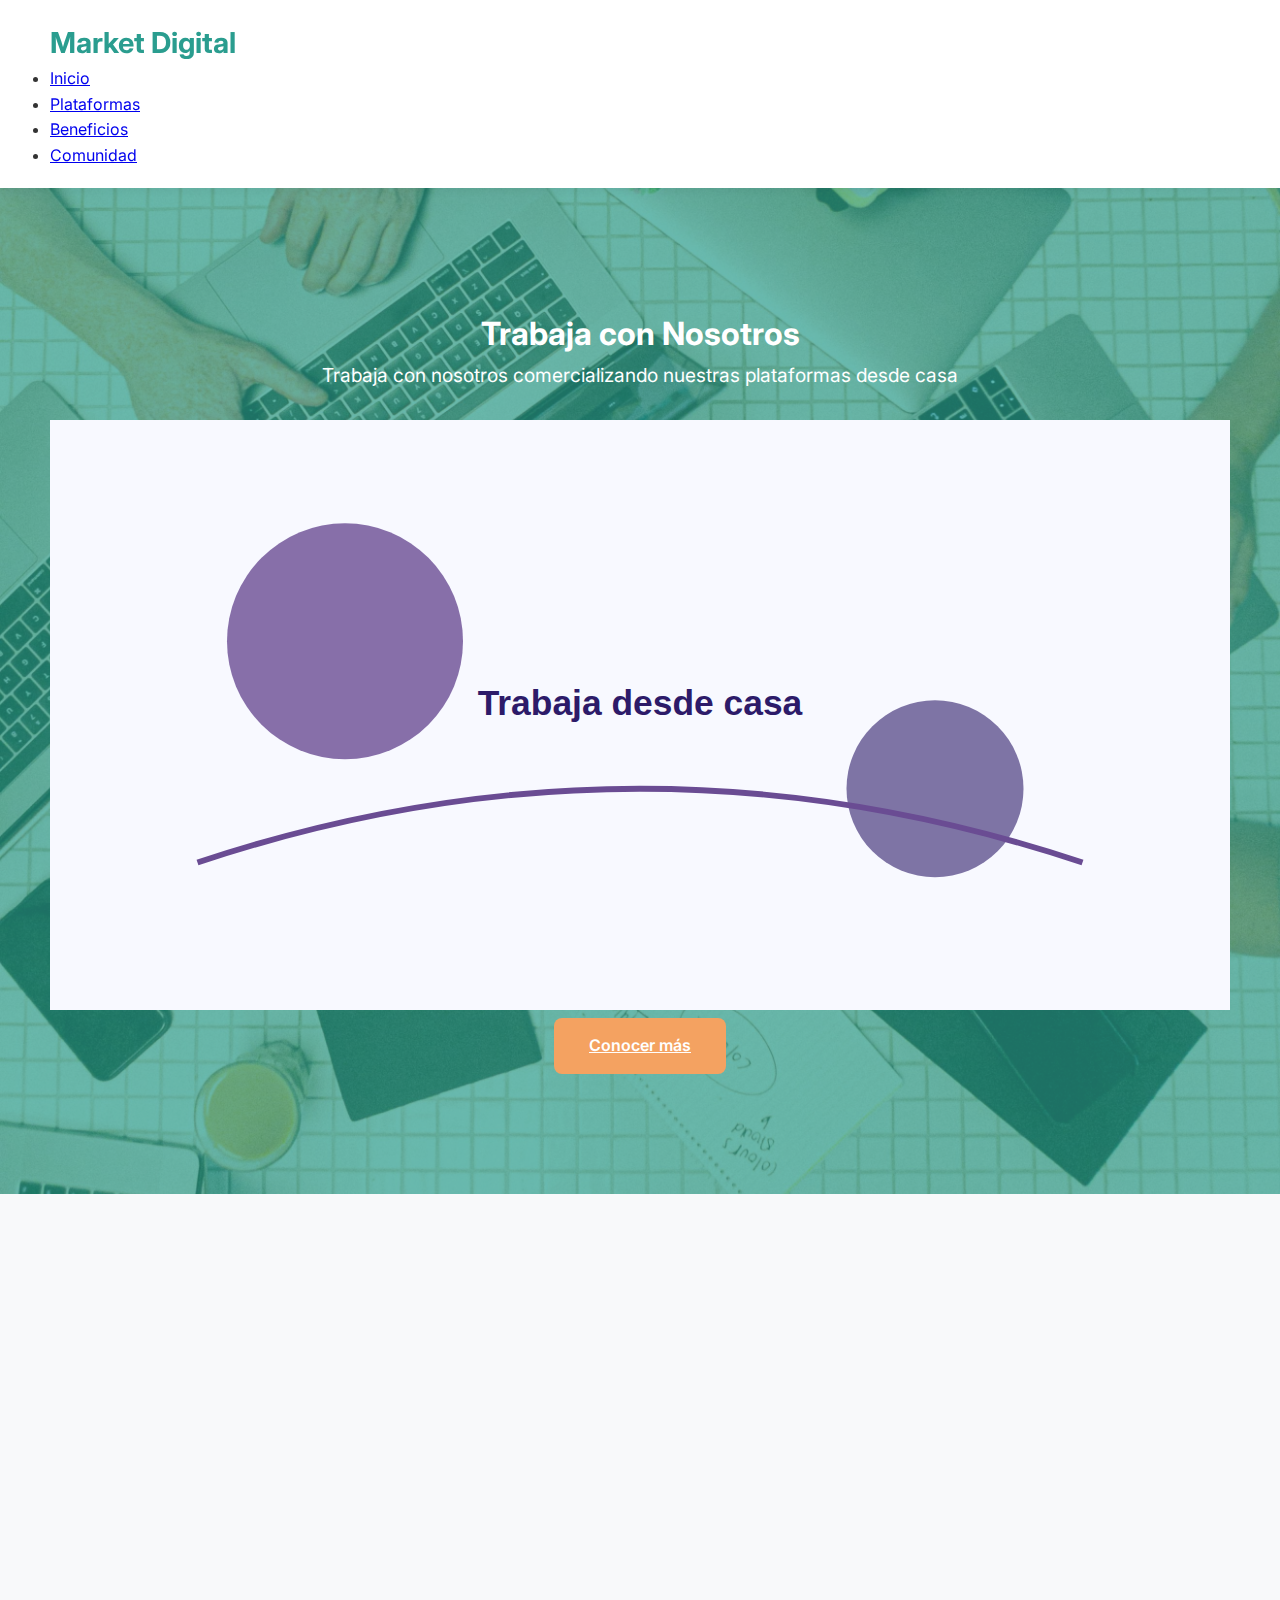
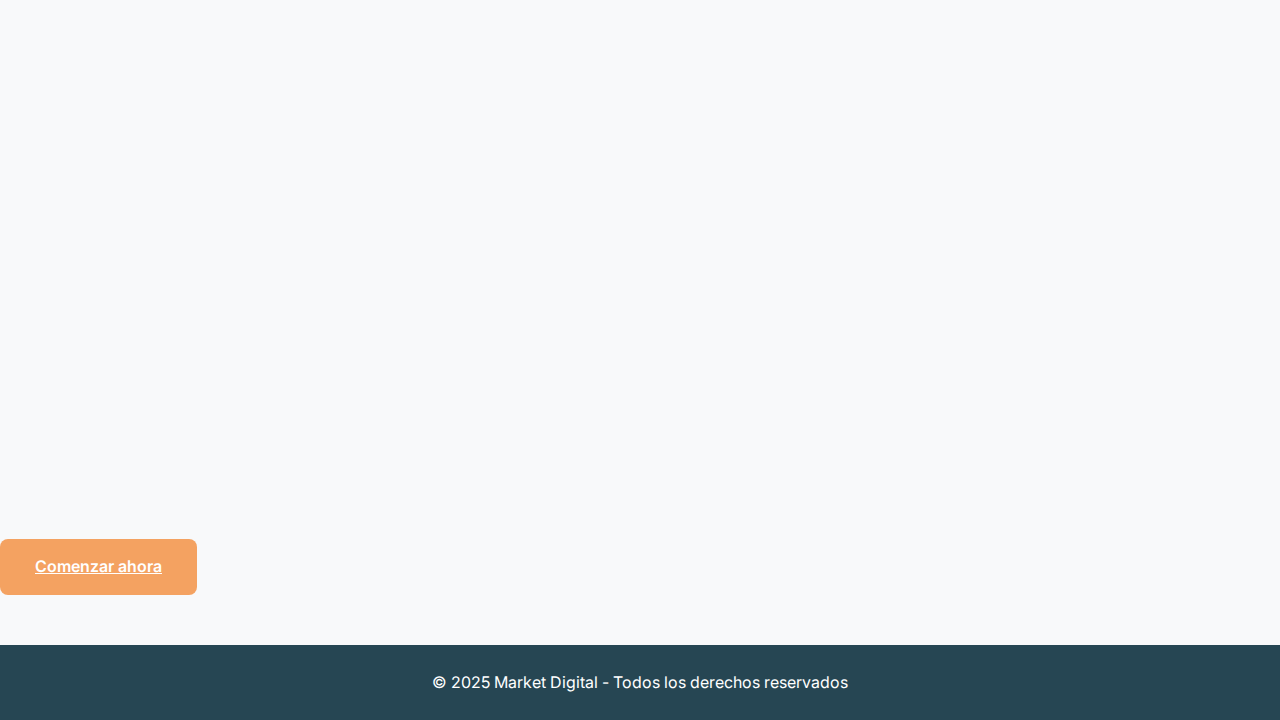
<file: index.html>
<!DOCTYPE html>
<html lang="es">
<head>
  <meta charset="UTF-8" />
  <meta name="viewport" content="width=device-width, initial-scale=1.0" />
  <title>Market Digital - Trabaja con Nosotros</title>
  <link href="https://fonts.googleapis.com/css2?family=Inter:wght@300;400;500;600;700&display=swap" rel="stylesheet" />
  <link rel="stylesheet" href="style.css" />
</head>
<body>
  <!-- HEADER -->
  <header class="header">
    <div class="logo">Market Digital</div>
    <nav>
      <ul>
        <li><a href="#inicio">Inicio</a></li>
        <li><a href="#plataformas">Plataformas</a></li>
        <li><a href="#beneficios">Beneficios</a></li>
        <li><a href="#comunidad">Comunidad</a></li>
      </ul>
    </nav>
  </header>

  <!-- HERO SECTION -->
  <section id="inicio" class="hero">
    <div class="hero-content">
      <h1>Trabaja con Nosotros</h1>
      <p class="subtitle">Trabaja con nosotros comercializando nuestras plataformas desde casa</p>
      <img src="data:image/svg+xml,%3Csvg xmlns='http://www.w3.org/2000/svg' viewBox='0 0 800 400'%3E%3Crect width='800' height='400' fill='%23f8f9ff'/%3E%3Ccircle cx='200' cy='150' r='80' fill='%236a4c93' opacity='0.8'/%3E%3Ccircle cx='600' cy='250' r='60' fill='%232d1b69' opacity='0.6'/%3E%3Cpath d='M100 300 Q400 200 700 300' stroke='%236a4c93' stroke-width='4' fill='none'/%3E%3Ctext x='400' y='200' text-anchor='middle' fill='%232d1b69' font-family='Arial' font-size='24' font-weight='bold'%3ETrabaja desde casa%3C/text%3E%3C/svg%3E" alt="Trabaja con nosotros" class="hero-image" />
      <a href="#plataformas" class="btn">Conocer más</a>
    </div>
  </section>

  <!-- SECCIÓN TRABAJA CON NOSOTROS -->
  <section class="work-section">
    <h2 class="fade-in">¿Por qué trabajar con nosotros?</h2>
    <p class="work-description fade-in">
      Únete a nuestro equipo y comercializa plataformas digitales de alta calidad con videos y material PDF. 
      Estrategias prácticas y aplicables desde el primer día.
    </p>
    
    <div class="features-grid">
      <div class="feature-card fade-in">
        <div class="feature-icon">🏠</div>
        <h3>Trabajo desde casa</h3>
        <p>Flexibilidad total para trabajar desde cualquier lugar, manejando tus propios horarios y ritmo de trabajo.</p>
      </div>
      
      <div class="feature-card fade-in">
        <div class="feature-icon">💰</div>
        <h3>Ingresos desde el día 1</h3>
        <p>Derecho exclusivo a revender y generar ingresos inmediatos con nuestras plataformas digitales de calidad.</p>
      </div>
      
      <div class="feature-card fade-in">
        <div class="feature-icon">🎯</div>
        <h3>Material de calidad</h3>
        <p>Acceso a contenido exclusivo, actualizado y orientado a resultados reales en marketing digital.</p>
      </div>
    </div>
  </section>

  <!-- PLATAFORMAS -->
 <section id="plataformas" class="platforms">
  <h2 class="fade-in">Nuestras Plataformas</h2>
  <div class="platforms-grid">
    <div class="platform-card fade-in">
      <div class="platform-image">📚</div>
      <h3>Plataforma Digital Avanzada</h3>
      <p>Estrategias completas de marketing digital con videos HD, material PDF descargable y casos de estudio reales.</p>
      <div class="price">$25.000 ARS</div>
      <a href="login.html" class="btn">Obtener acceso</a>
    </div>
           
    <div class="platform-card fade-in">
      <div class="platform-image">🚀</div>
      <h3>Plataforma Starter</h3>
      <p>Introducción completa al marketing digital con fundamentos sólidos y estrategias probadas para principiantes.</p>
      <div class="price">$18.000 ARS</div>
      <a href="login.html" class="btn">Obtener acceso</a>
    </div>
  </div>
</section>
  <!-- COMUNIDAD Y BENEFICIOS -->
  <section id="comunidad" class="community">
    <h2 class="fade-in">Acompañamiento Real</h2>
    <p class="fade-in">
      💬 Al acceder a nuestras plataformas, formas parte de una <strong>comunidad activa en Telegram</strong>. 
      Compartimos ideas, resolvemos dudas y nos apoyamos para avanzar juntos. No estás solo: el crecimiento es en equipo.
    </p>
    
    <div class="benefits-list">
      <div class="benefit-item fade-in">
        ✅ Libertad para trabajar desde casa y manejar tus propios horarios
      </div>
      <div class="benefit-item fade-in">
        ✅ Derecho exclusivo a revender y generar ingresos desde el primer día
      </div>
      <div class="benefit-item fade-in">
        ✅ Acceso a contenido exclusivo, actualizado y orientado a resultados
      </div>
      <div class="benefit-item fade-in">
        ✅ Comunidad activa en Telegram para apoyo y crecimiento conjunto
      </div>
      <div class="benefit-item fade-in">
        ✅ Inversión accesible con alto potencial de retorno económico
      </div>
      <div class="benefit-item fade-in">
        ✅ Estrategias digitales reales para aplicar de inmediato
      </div>
    </div>
    
    <a href="#plataformas" class="btn" style="margin-top: 2rem;">Comenzar ahora</a>
  </section>

  <!-- FOOTER -->
  <footer class="footer">
    <p>&copy; 2025 Market Digital - Todos los derechos reservados</p>
  </footer>

  <script>
    // Animaciones de scroll
    const observerOptions = {
      threshold: 0.1,
      rootMargin: '0px 0px -50px 0px'
    };

    const observer = new IntersectionObserver((entries) => {
      entries.forEach(entry => {
        if (entry.isIntersecting) {
          entry.target.classList.add('visible');
        }
      });
    }, observerOptions);

    // Observar elementos con animación
    document.querySelectorAll('.fade-in').forEach(el => {
      observer.observe(el);
    });

    // Header scroll effect
    window.addEventListener('scroll', () => {
      const header = document.querySelector('.header');
      if (window.scrollY > 100) {
        header.style.background = 'rgba(255, 255, 255, 0.98)';
      } else {
        header.style.background = 'rgba(255, 255, 255, 0.95)';
      }
    });

    // Smooth scroll para los enlaces de navegación
    document.querySelectorAll('a[href^="#"]').forEach(anchor => {
      anchor.addEventListener('click', function (e) {
        e.preventDefault();
        const target = document.querySelector(this.getAttribute('href'));
        if (target) {
          const headerHeight = document.querySelector('.header').offsetHeight;
          const targetPosition = target.offsetTop - headerHeight;
          
          window.scrollTo({
            top: targetPosition,
            behavior: 'smooth'
          });
        }
      });
    });
  </script>
</body>
</html>
</file>
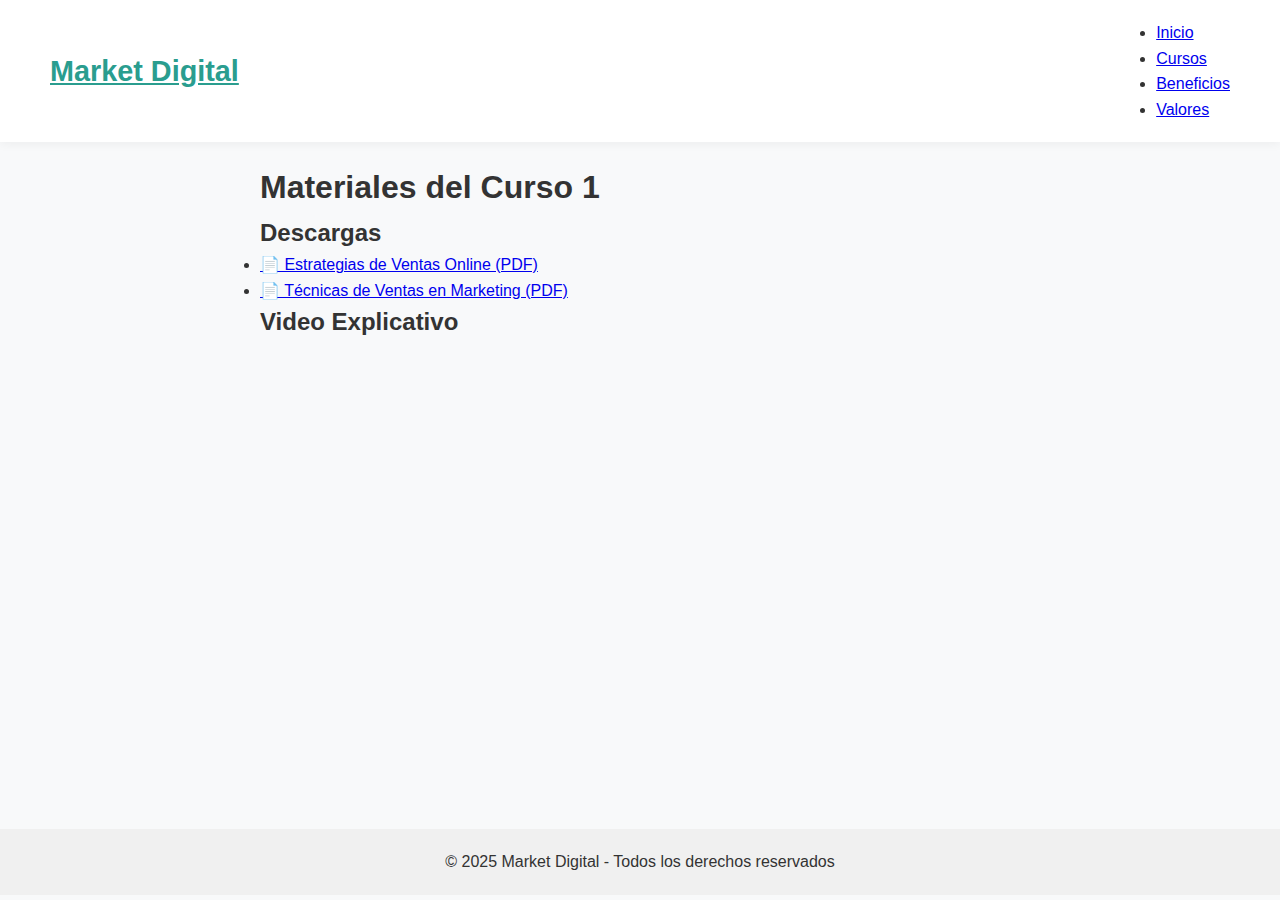
<file: curso1.html>
<!DOCTYPE html>
<html lang="es">
<head>
    <meta charset="UTF-8" />
    <meta name="viewport" content="width=device-width, initial-scale=1" />
    <title>Curso 1 - Market Digital</title>
    <link rel="stylesheet" href="style.css" />
</head>
<body>

<header class="header">
    <div class="navbar">
        <a href="index.html" class="logo">Market Digital</a>
        <nav>
            <ul>
                <li><a href="index.html">Inicio</a></li>
                <li><a href="cursos.html">Cursos</a></li>
                <li><a href="beneficios.html">Beneficios</a></li>
                <li><a href="valores.html">Valores</a></li>
            </ul>
        </nav>
    </div>
</header>

<main class="main-content" style="padding: 20px; max-width: 800px; margin: 0 auto;">
    <h1>Materiales del Curso 1</h1>
    
    <section>
        <h2>Descargas</h2>
        <ul>
            <li><a href="pdfs/Estrategias de Ventas Online.pdf" target="_blank" download>📄 Estrategias de Ventas Online (PDF)</a></li>
            <li><a href="pdfs/Técnicas de Ventas en el Marketing.pdf" target="_blank" download>📄 Técnicas de Ventas en Marketing (PDF)</a></li>
        </ul>
    </section>

    <section>
        <h2>Video Explicativo</h2>
        <div style="position:relative; padding-bottom:56.25%; height:0; overflow:hidden; max-width:100%; height:auto;">
            <iframe
                src="https://www.youtube.com/embed/TU_VIDEO_ID"
                title="Video de YouTube"
                frameborder="0"
                allowfullscreen
                style="position:absolute; top:0; left:0; width:100%; height:100%;">
            </iframe>
        </div>
    </section>
</main>

<footer style="text-align:center; padding:20px; background:#f0f0f0; margin-top:40px;">
    © 2025 Market Digital - Todos los derechos reservados
</footer>

</body>
</html>
</file>
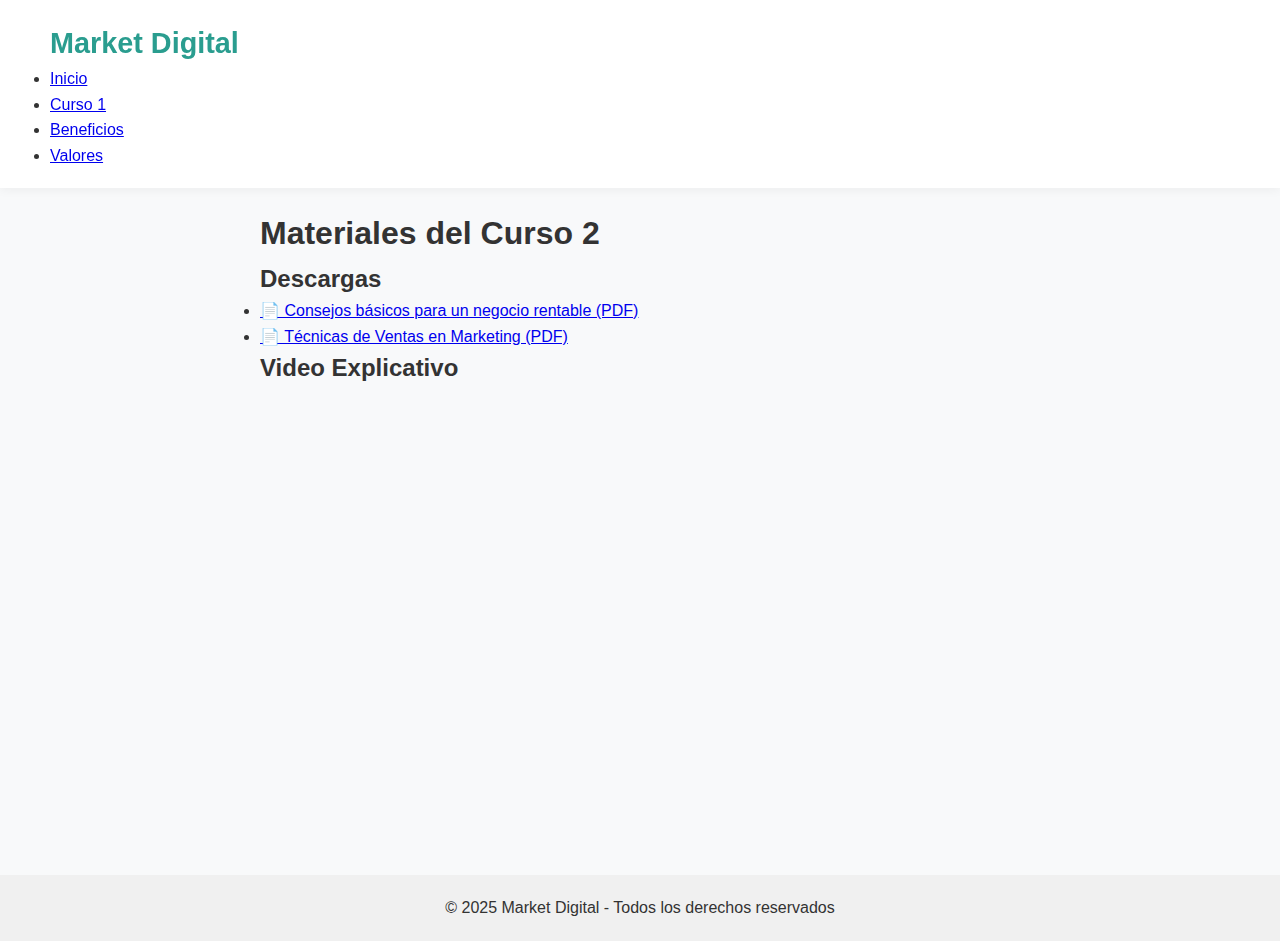
<file: curso2.html>
<!DOCTYPE html>
<html lang="es">
<head>
    <meta charset="UTF-8" />
    <meta name="viewport" content="width=device-width, initial-scale=1" />
    <title>Curso 2 - Market Digital</title>
    <link rel="stylesheet" href="style.css" />
</head>
<body>

<header class="header">
    <div class="logo">Market Digital</div>
    <nav>
        <ul>
            <li><a href="index.html">Inicio</a></li>
            <li><a href="curso1.html">Curso 1</a></li>
            <li><a href="beneficios.html">Beneficios</a></li>
            <li><a href="valores.html">Valores</a></li>
        </ul>
    </nav>
</header>

<main class="main-content" style="padding: 20px; max-width: 800px; margin: 0 auto;">
    <h1>Materiales del Curso 2</h1>
    
    <section>
        <h2>Descargas</h2>
        <ul>
            <li><a href="pdfs/Consejos básicos para un negocio rentable.pdf" target="_blank" download>📄 Consejos básicos para un negocio rentable (PDF)</a></li>
            <li><a href="pdfs/Técnicas de Ventas en el Marketing.pdf" target="_blank" download>📄 Técnicas de Ventas en Marketing (PDF)</a></li>
        </ul>
    </section>

    <section>
        <h2>Video Explicativo</h2>
        <div style="position:relative; padding-bottom:56.25%; height:0; overflow:hidden; max-width:100%; height:auto;">
            <iframe
                src="https://www.youtube.com/embed/TU_VIDEO_ID"
                title="Video de YouTube"
                frameborder="0"
                allowfullscreen
                style="position:absolute; top:0; left:0; width:100%; height:100%;">
            </iframe>
        </div>
    </section>
</main>

<footer style="text-align:center; padding:20px; background:#f0f0f0; margin-top:40px;">
    © 2025 Market Digital - Todos los derechos reservados
</footer>

</body>
</html>
</file>
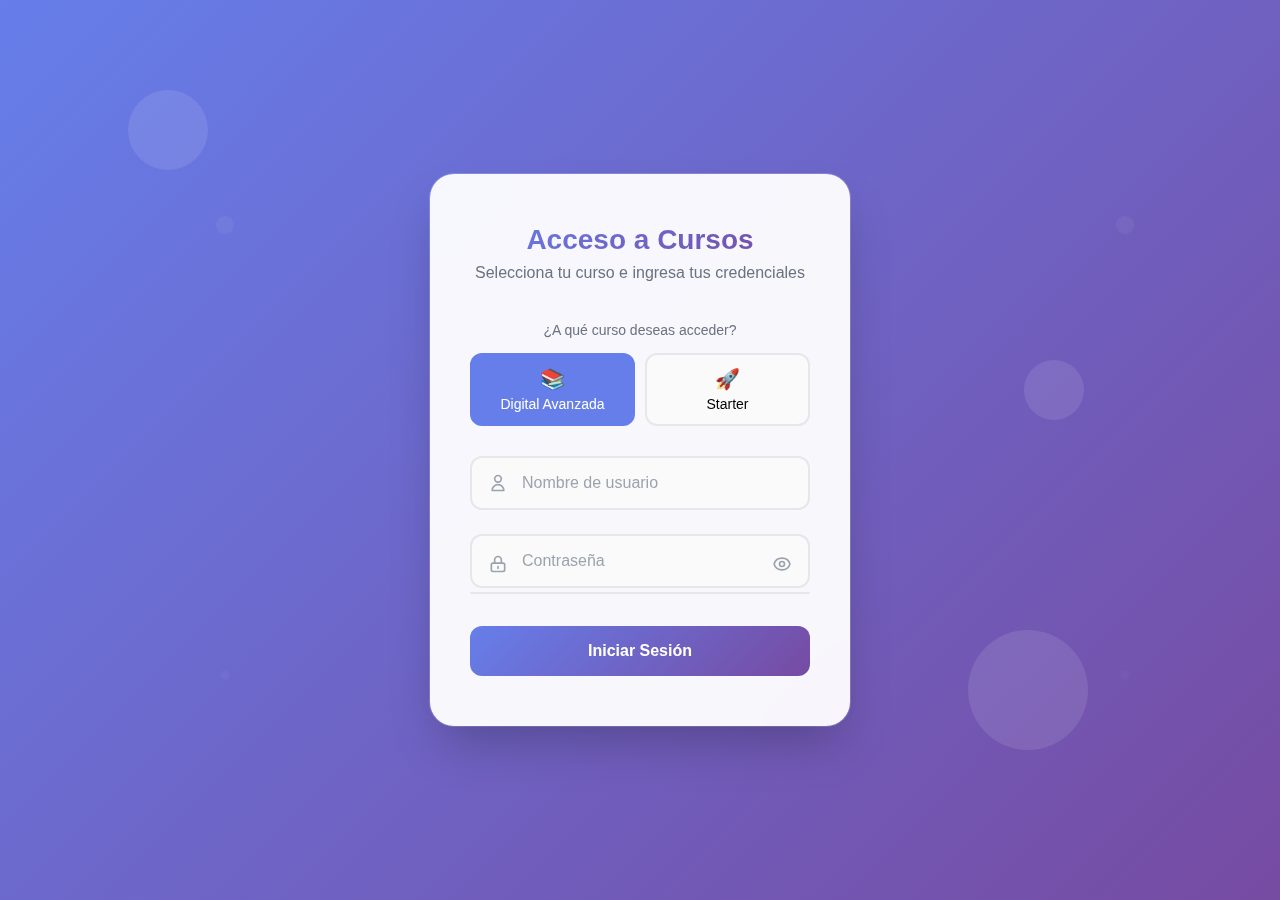
<file: login.html>
<!DOCTYPE html>
<html lang="es">
<head>
    <meta charset="UTF-8" />
    <meta name="viewport" content="width=device-width, initial-scale=1" />
    <title>Ingresar a los Cursos</title>
    <style>
        * {
            margin: 0;
            padding: 0;
            box-sizing: border-box;
        }

        body {
            font-family: 'Inter', -apple-system, BlinkMacSystemFont, 'Segoe UI', Roboto, sans-serif;
            background: linear-gradient(135deg, #667eea 0%, #764ba2 100%);
            min-height: 100vh;
            display: flex;
            align-items: center;
            justify-content: center;
            padding: 20px;
            position: relative;
            overflow: hidden;
        }

        body::before {
            content: '';
            position: absolute;
            top: 0;
            left: 0;
            right: 0;
            bottom: 0;
            background: url('data:image/svg+xml,<svg xmlns="http://www.w3.org/2000/svg" viewBox="0 0 100 100"><defs><pattern id="grain" width="100" height="100" patternUnits="userSpaceOnUse"><circle cx="25" cy="25" r="1" fill="white" opacity="0.05"/><circle cx="75" cy="75" r="1" fill="white" opacity="0.05"/><circle cx="25" cy="75" r="0.5" fill="white" opacity="0.03"/><circle cx="75" cy="25" r="0.5" fill="white" opacity="0.03"/></pattern></defs><rect width="100" height="100" fill="url(%23grain)"/></svg>');
            pointer-events: none;
        }

        .floating-shapes {
            position: absolute;
            width: 100%;
            height: 100%;
            overflow: hidden;
            z-index: 1;
        }

        .shape {
            position: absolute;
            border-radius: 50%;
            background: rgba(255, 255, 255, 0.1);
            animation: float 6s ease-in-out infinite;
        }

        .shape:nth-child(1) {
            width: 80px;
            height: 80px;
            top: 10%;
            left: 10%;
            animation-delay: 0s;
        }

        .shape:nth-child(2) {
            width: 120px;
            height: 120px;
            top: 70%;
            right: 15%;
            animation-delay: 2s;
        }

        .shape:nth-child(3) {
            width: 60px;
            height: 60px;
            top: 40%;
            left: 80%;
            animation-delay: 4s;
        }

        @keyframes float {
            0%, 100% { transform: translateY(0px) rotate(0deg); }
            50% { transform: translateY(-20px) rotate(180deg); }
        }

        .login-container {
            background: rgba(255, 255, 255, 0.95);
            backdrop-filter: blur(20px);
            padding: 50px 40px;
            border-radius: 24px;
            box-shadow: 
                0 25px 50px -12px rgba(0, 0, 0, 0.25),
                0 0 0 1px rgba(255, 255, 255, 0.2);
            width: 100%;
            max-width: 420px;
            position: relative;
            z-index: 2;
            animation: slideUp 0.6s ease-out;
        }

        @keyframes slideUp {
            from {
                opacity: 0;
                transform: translateY(30px);
            }
            to {
                opacity: 1;
                transform: translateY(0);
            }
        }

        .login-header {
            text-align: center;
            margin-bottom: 40px;
        }

        .login-title {
            font-size: 28px;
            font-weight: 700;
            color: #1f2937;
            margin-bottom: 8px;
            background: linear-gradient(135deg, #667eea, #764ba2);
            -webkit-background-clip: text;
            -webkit-text-fill-color: transparent;
            background-clip: text;
        }

        .login-subtitle {
            color: #6b7280;
            font-size: 16px;
            font-weight: 400;
        }

        .course-selector {
            margin-bottom: 30px;
            text-align: center;
        }

        .course-options {
            display: flex;
            gap: 10px;
            margin-top: 15px;
        }

        .course-option {
            flex: 1;
            padding: 12px;
            border: 2px solid #e5e7eb;
            border-radius: 12px;
            background: #fafafa;
            cursor: pointer;
            transition: all 0.3s ease;
            text-align: center;
            font-size: 14px;
            font-weight: 500;
        }

        .course-option:hover {
            border-color: #667eea;
            background: white;
        }

        .course-option.selected {
            border-color: #667eea;
            background: #667eea;
            color: white;
        }

        .course-option .course-icon {
            font-size: 20px;
            margin-bottom: 5px;
        }

        .form-group {
            position: relative;
            margin-bottom: 24px;
        }

        .form-input {
            width: 100%;
            padding: 16px 20px 16px 50px;
            border: 2px solid #e5e7eb;
            border-radius: 12px;
            font-size: 16px;
            background: #fafafa;
            transition: all 0.3s cubic-bezier(0.4, 0, 0.2, 1);
            outline: none;
        }

        .form-input:focus {
            border-color: #667eea;
            background: white;
            box-shadow: 0 0 0 4px rgba(102, 126, 234, 0.1);
            transform: translateY(-2px);
        }

        .form-input::placeholder {
            color: #9ca3af;
            transition: color 0.3s ease;
        }

        .form-input:focus::placeholder {
            color: #d1d5db;
        }

        .input-icon {
            position: absolute;
            left: 18px;
            top: 50%;
            transform: translateY(-50%);
            width: 20px;
            height: 20px;
            color: #9ca3af;
            transition: color 0.3s ease;
        }

        .form-input:focus + .input-icon {
            color: #667eea;
        }

        .password-toggle {
            position: absolute;
            right: 18px;
            top: 50%;
            transform: translateY(-50%);
            width: 20px;
            height: 20px;
            color: #9ca3af;
            cursor: pointer;
            transition: color 0.3s ease;
        }

        .password-toggle:hover {
            color: #667eea;
        }

        .login-button {
            width: 100%;
            padding: 16px;
            background: linear-gradient(135deg, #667eea 0%, #764ba2 100%);
            color: white;
            border: none;
            border-radius: 12px;
            font-size: 16px;
            font-weight: 600;
            cursor: pointer;
            transition: all 0.3s cubic-bezier(0.4, 0, 0.2, 1);
            position: relative;
            overflow: hidden;
            margin-top: 8px;
        }

        .login-button::before {
            content: '';
            position: absolute;
            top: 0;
            left: -100%;
            width: 100%;
            height: 100%;
            background: linear-gradient(90deg, transparent, rgba(255,255,255,0.2), transparent);
            transition: left 0.5s;
        }

        .login-button:hover::before {
            left: 100%;
        }

        .login-button:hover {
            transform: translateY(-2px);
            box-shadow: 0 10px 25px -5px rgba(102, 126, 234, 0.4);
        }

        .login-button:active {
            transform: translateY(0);
        }

        .error-message {
            background: #fef2f2;
            border: 1px solid #fecaca;
            color: #dc2626;
            padding: 12px 16px;
            border-radius: 8px;
            font-size: 14px;
            margin-bottom: 20px;
            display: none;
            animation: shake 0.5s ease-in-out;
        }

        .error-message.show {
            display: block;
        }

        @keyframes shake {
            0%, 100% { transform: translateX(0); }
            25% { transform: translateX(-5px); }
            75% { transform: translateX(5px); }
        }

        .success-message {
            background: #f0fdf4;
            border: 1px solid #bbf7d0;
            color: #16a34a;
            padding: 12px 16px;
            border-radius: 8px;
            font-size: 14px;
            margin-bottom: 20px;
            display: none;
        }

        .success-message.show {
            display: block;
        }

        .loading {
            display: none;
            width: 20px;
            height: 20px;
            border: 2px solid #ffffff;
            border-top: 2px solid transparent;
            border-radius: 50%;
            animation: spin 1s linear infinite;
            margin-left: 10px;
        }

        @keyframes spin {
            0% { transform: rotate(0deg); }
            100% { transform: rotate(360deg); }
        }

        @media (max-width: 480px) {
            .login-container {
                padding: 40px 30px;
                margin: 20px;
                border-radius: 20px;
            }
            
            .login-title {
                font-size: 24px;
            }

            .course-options {
                flex-direction: column;
                gap: 8px;
            }
        }

        .input-validation {
            height: 2px;
            width: 100%;
            background: #e5e7eb;
            border-radius: 1px;
            margin-top: 4px;
            overflow: hidden;
        }

        .input-validation-bar {
            height: 100%;
            width: 0;
            background: linear-gradient(90deg, #ef4444, #f59e0b, #10b981);
            transition: width 0.3s ease;
        }
    </style>
</head>
<body>
    <div class="floating-shapes">
        <div class="shape"></div>
        <div class="shape"></div>
        <div class="shape"></div>
    </div>

    <div class="login-container">
        <div class="login-header">
            <h1 class="login-title">Acceso a Cursos</h1>
            <p class="login-subtitle">Selecciona tu curso e ingresa tus credenciales</p>
        </div>

        <div class="course-selector">
            <p style="color: #6b7280; font-size: 14px; margin-bottom: 10px;">¿A qué curso deseas acceder?</p>
            <div class="course-options">
                <div class="course-option selected" data-course="curso1">
                    <div class="course-icon">📚</div>
                    <div>Digital Avanzada</div>
                </div>
                <div class="course-option" data-course="curso2">
                    <div class="course-icon">🚀</div>
                    <div>Starter</div>
                </div>
            </div>
        </div>

        <div class="error-message" id="error-msg">
            <strong>Error:</strong> Usuario o contraseña incorrectos
        </div>

        <div class="success-message" id="success-msg">
            <strong>¡Éxito!</strong> Iniciando sesión...
        </div>

        <form id="loginForm">
            <div class="form-group">
                <input 
                    type="text" 
                    id="username" 
                    class="form-input" 
                    placeholder="Nombre de usuario"
                    required 
                />
                <svg class="input-icon" fill="none" stroke="currentColor" viewBox="0 0 24 24">
                    <path stroke-linecap="round" stroke-linejoin="round" stroke-width="2" d="M16 7a4 4 0 11-8 0 4 4 0 018 0zM12 14a7 7 0 00-7 7h14a7 7 0 00-7-7z"></path>
                </svg>
            </div>

            <div class="form-group">
                <input 
                    type="password" 
                    id="password" 
                    class="form-input" 
                    placeholder="Contraseña"
                    required 
                />
                <svg class="input-icon" fill="none" stroke="currentColor" viewBox="0 0 24 24">
                    <path stroke-linecap="round" stroke-linejoin="round" stroke-width="2" d="M12 15v2m-6 4h12a2 2 0 002-2v-6a2 2 0 00-2-2H6a2 2 0 00-2 2v6a2 2 0 002 2zm10-10V7a4 4 0 00-8 0v4h8z"></path>
                </svg>
                <svg class="password-toggle" id="togglePassword" fill="none" stroke="currentColor" viewBox="0 0 24 24">
                    <path stroke-linecap="round" stroke-linejoin="round" stroke-width="2" d="M15 12a3 3 0 11-6 0 3 3 0 016 0z"></path>
                    <path stroke-linecap="round" stroke-linejoin="round" stroke-width="2" d="M2.458 12C3.732 7.943 7.523 5 12 5c4.478 0 8.268 2.943 9.542 7-1.274 4.057-5.064 7-9.542 7-4.477 0-8.268-2.943-9.542-7z"></path>
                </svg>
                <div class="input-validation">
                    <div class="input-validation-bar" id="passwordStrength"></div>
                </div>
            </div>

            <button type="submit" class="login-button" id="submitBtn">
                <span id="btnText">Iniciar Sesión</span>
                <div class="loading" id="loading"></div>
            </button>
        </form>
    </div>

    <script>
        // Course selection functionality
        let selectedCourse = 'curso1';
        const courseOptions = document.querySelectorAll('.course-option');
        
        courseOptions.forEach(option => {
            option.addEventListener('click', function() {
                courseOptions.forEach(opt => opt.classList.remove('selected'));
                this.classList.add('selected');
                selectedCourse = this.getAttribute('data-course');
            });
        });

        // Toggle password visibility
        const togglePassword = document.getElementById('togglePassword');
        const passwordInput = document.getElementById('password');
        
        togglePassword.addEventListener('click', function() {
            const type = passwordInput.getAttribute('type') === 'password' ? 'text' : 'password';
            passwordInput.setAttribute('type', type);
            
            // Update icon
            if (type === 'text') {
                this.innerHTML = `
                    <path stroke-linecap="round" stroke-linejoin="round" stroke-width="2" d="M13.875 18.825A10.05 10.05 0 0112 19c-4.478 0-8.268-2.943-9.543-7a9.97 9.97 0 011.563-3.029m5.858.908a3 3 0 114.243 4.243M9.878 9.878l4.242 4.242M9.878 9.878L3 3m6.878 6.878L21 21"></path>
                `;
            } else {
                this.innerHTML = `
                    <path stroke-linecap="round" stroke-linejoin="round" stroke-width="2" d="M15 12a3 3 0 11-6 0 3 3 0 016 0z"></path>
                    <path stroke-linecap="round" stroke-linejoin="round" stroke-width="2" d="M2.458 12C3.732 7.943 7.523 5 12 5c4.478 0 8.268 2.943 9.542 7-1.274 4.057-5.064 7-9.542 7-4.477 0-8.268-2.943-9.542-7z"></path>
                `;
            }
        });

        // Password strength indicator
        passwordInput.addEventListener('input', function() {
            const password = this.value;
            const strengthBar = document.getElementById('passwordStrength');
            let strength = 0;
            
            if (password.length >= 4) strength += 25;
            if (password.length >= 8) strength += 25;
            if (/[A-Z]/.test(password)) strength += 25;
            if (/[0-9]/.test(password)) strength += 25;
            
            strengthBar.style.width = strength + '%';
        });

        // Form submission
        const loginForm = document.getElementById('loginForm');
        const errorMsg = document.getElementById('error-msg');
        const successMsg = document.getElementById('success-msg');
        const submitBtn = document.getElementById('submitBtn');
        const btnText = document.getElementById('btnText');
        const loading = document.getElementById('loading');

        loginForm.addEventListener('submit', function(e) {
            e.preventDefault();
            
            const username = document.getElementById('username').value;
            const password = passwordInput.value;
            
            // Hide previous messages
            errorMsg.classList.remove('show');
            successMsg.classList.remove('show');
            
            // Show loading state
            btnText.textContent = 'Verificando...';
            loading.style.display = 'inline-block';
            submitBtn.disabled = true;
            
            // Simulate API call
            setTimeout(() => {
                // Demo credentials (replace with real authentication)
                if (username === 'admin' && password === 'password') {
                    successMsg.classList.add('show');
                    btnText.textContent = 'Redirigiendo...';
                    
                    setTimeout(() => {
                        // Redirect based on selected course
                        window.location.href = selectedCourse + '.html';
                    }, 1500);
                } else {
                    errorMsg.classList.add('show');
                    btnText.textContent = 'Iniciar Sesión';
                    loading.style.display = 'none';
                    submitBtn.disabled = false;
                    
                    // Add shake animation to form
                    loginForm.style.animation = 'shake 0.5s ease-in-out';
                    setTimeout(() => {
                        loginForm.style.animation = '';
                    }, 500);
                }
            }, 1500);
        });

        // Input focus animations
        const inputs = document.querySelectorAll('.form-input');
        inputs.forEach(input => {
            input.addEventListener('focus', function() {
                this.parentElement.style.transform = 'translateY(-2px)';
            });
            
            input.addEventListener('blur', function() {
                this.parentElement.style.transform = 'translateY(0)';
            });
        });
    </script>
</body>
</html>
</file>
<file: style.css>
/* FUENTES Y RESET */
* { margin:0; padding:0; box-sizing:border-box; }
body { font-family: 'Inter', sans-serif; color:#333; line-height:1.6; background-color:#f8f9fa; }

/* HEADER */
.header {
  background:#fff; padding:20px 50px; box-shadow:0 2px 10px rgba(0,0,0,0.05);
  position:sticky; top:0; z-index:1000;
}
.navbar { display:flex; justify-content:space-between; align-items:center; flex-wrap: wrap; }
.logo { font-weight:700; color:#2a9d8f; font-size:1.8rem; }
.menu { list-style:none; display:flex; gap:30px; flex-wrap: wrap; }
.menu li a { text-decoration:none; color:#333; font-weight:500; transition:0.3s; }
.menu li a:hover { color:#2a9d8f; }

/* HERO */
.hero {
  background: url('img/trabajo.jpg') center center/cover no-repeat fixed;
  color:#fff;
  padding:120px 50px;
  text-align:center;
  position:relative;
  overflow:hidden;
}
.hero::after {
  content:"";
  position:absolute;
  top:0; left:0;
  width:100%; height:100%;
  background:rgba(42,157,143,0.7);
  z-index:0;
}
.hero-content {
  position:relative;
  z-index:1;
}
.hero h2 { font-size:2.5rem; margin-bottom:20px; }
.hero p { font-size:1.2rem; margin-bottom:30px; }

/* BOTONES MÁS VIVOS */
.btn {
  background: #f4a261;
  color: #fff;
  padding: 15px 35px;
  border-radius: 8px;
  font-weight: 600;
  transition: all 0.3s;
  display: inline-block;
  text-align: center;
}
.btn:hover {
  background: #e76f51;
  transform: scale(1.1);
}
.btn-ingresar {
  margin-top: auto;
  align-self: flex-start;
}

/* SECCIONES */
.section-title {
  font-size:2rem;
  margin-bottom:50px;
  color:#264653;
  text-align:center;
}

/* BENEFICIOS */
.beneficios { padding:80px 50px; }
.beneficios-grid {
  display:grid;
  grid-template-columns:repeat(auto-fit,minmax(250px,1fr));
  gap:30px;
}
.beneficio-item {
  background:#fff;
  padding:30px;
  border-radius:12px;
  box-shadow:0 5px 15px rgba(0,0,0,0.1);
  transition:0.3s;
}
.beneficio-item:hover {
  transform:translateY(-10px);
  box-shadow:0 10px 20px rgba(0,0,0,0.15);
}
.beneficio-item h4 {
  color:#2a9d8f;
  margin-bottom:15px;
}

/* CURSOS */
.cursos {
  padding:80px 50px;
  background:#f1faee;
}
.cursos-grid {
  display:grid;
  grid-template-columns:repeat(auto-fit,minmax(300px,1fr));
  gap:30px;
}
.curso {
  background:#fff;
  padding:25px;
  border-radius:12px;
  transition:0.3s;
  display:flex;
  flex-direction:column;
  justify-content:space-between;
  height:100%;
}
.curso:hover {
  transform:translateY(-10px);
  box-shadow:0 10px 20px rgba(0,0,0,0.15);
}
.curso img {
  width:100%;
  border-radius:10px;
  margin-bottom:15px;
}

/* VALORES */
.valores {
  padding:80px 50px;
  text-align:center;
}
.valores-grid {
  display:flex;
  justify-content:center;
  gap:50px;
  margin:30px 0;
}
.valor-item {
  background:#fff;
  padding:25px;
  border-radius:12px;
  box-shadow:0 5px 15px rgba(0,0,0,0.1);
  transition:0.3s;
}
.valor-item:hover {
  transform:translateY(-5px);
}

/* FOOTER */
.footer {
  background:#264653;
  color:#fff;
  text-align:center;
  padding:25px;
  margin-top:50px;
}

/* ANIMACIONES */
.fade-in {
  opacity:0;
  transform:translateY(20px);
  transition:all 0.8s ease-out;
}
.slide-in {
  opacity:0;
  transform:translateX(-50px);
  transition:all 0.8s ease-out;
}
.delay-1 { transition-delay:0.2s; }
.delay-2 { transition-delay:0.4s; }
.delay-3 { transition-delay:0.6s; }
.visible {
  opacity:1;
  transform:translateX(0) translateY(0);
}

/* OPORTUNIDAD DE TRABAJO */
.oportunidad {
  padding:80px 50px;
  background: linear-gradient(135deg, #2a9d8f, #e9c46a);
  color: #fff;
  text-align: center;
}
.oportunidad p {
  max-width: 700px;
  margin: 20px auto 50px;
  font-size: 1.2rem;
}
.oportunidad-grid {
  display: grid;
  grid-template-columns: repeat(auto-fit,minmax(250px,1fr));
  gap: 30px;
}
.oportunidad-item {
  background-color: rgba(255,255,255,0.1);
  padding: 25px;
  border-radius: 12px;
  box-shadow: 0 5px 15px rgba(0,0,0,0.2);
  transition: transform 0.3s, box-shadow 0.3s, background-color 0.3s;
}
.oportunidad-item:hover {
  transform: translateY(-10px);
  box-shadow: 0 15px 25px rgba(0,0,0,0.3);
  background-color: rgba(255,255,255,0.2);
}
.oportunidad-item h4 {
  margin-bottom: 15px;
  color: #fff;
}

/* RESPONSIVE */
@media (max-width: 768px) {
  body { font-size: 16px; }

  .navbar {
    flex-direction: column;
    align-items: flex-start;
  }

  .menu {
    flex-direction: column;
    width: 100%;
    gap: 10px;
    margin-top: 15px;
  }

  .menu li {
    width: 100%;
  }

  .menu li a {
    display: block;
    padding: 10px 0;
    width: 100%;
  }

  .hero {
    padding: 80px 30px;
  }

  .hero h2 {
    font-size: 1.8rem;
  }

  .hero p {
    font-size: 1rem;
  }

  .beneficios,
  .cursos,
  .oportunidad,
  .valores {
    padding: 60px 20px;
  }

  .beneficios-grid,
  .cursos-grid,
  .oportunidad-grid {
    grid-template-columns: 1fr;
  }

  .valores-grid {
    flex-direction: column;
    align-items: center;
    gap: 20px;
  }

  .btn {
    width: 100%;
    padding: 12px 20px;
    font-size: 1rem;
  }

  .footer {
    padding: 20px;
  }
.logo {
  display: flex;
  align-items: center;
  gap: 6px;
  font-weight: 700;
  font-size: 1.5rem;
  color: #2a9d8f;
  text-decoration: none;
}
.logo-img {
  vertical-align: middle;
  position: relative;
  top: 1px;
}

}
</file>
